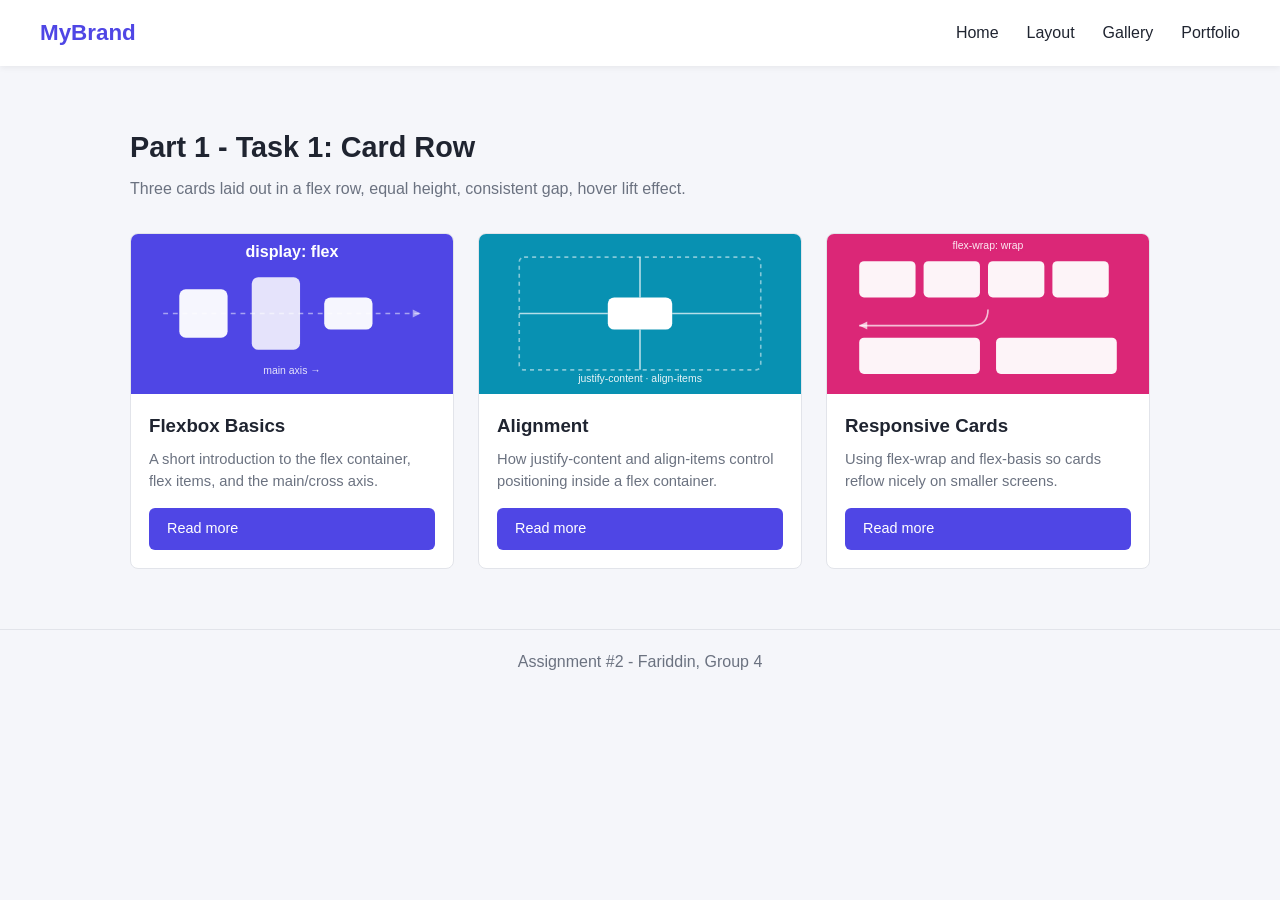
<file: index.html>
<!DOCTYPE html>
<html lang="en">
<head>
  <meta charset="UTF-8" />
  <meta name="viewport" content="width=device-width, initial-scale=1.0" />
  <title>Assignment #2 - Flexbox &amp; Grid</title>
  <link rel="stylesheet" href="css/style.css" />
</head>
<body>

  <!-- Task 0: Navigation Bar -->
  <header class="navbar">
    <div class="logo">MyBrand</div>
    <ul class="nav-links">
      <li><a href="index.html">Home</a></li>
      <li><a href="grid-layout.html">Layout</a></li>
      <li><a href="gallery.html">Gallery</a></li>
      <li><a href="portfolio.html">Portfolio</a></li>
    </ul>
  </header>

  <!-- Task 1: Card Row -->
  <section class="section">
    <h2>Part 1 - Task 1: Card Row</h2>
    <p class="section-sub">Three cards laid out in a flex row, equal height, consistent gap, hover lift effect.</p>

    <div class="card-row">
      <div class="card">
        <img class="card-img" src="images/flexbox-basics.svg" alt="Flexbox main axis illustration" />
        <div class="card-body">
          <h3>Flexbox Basics</h3>
          <p>A short introduction to the flex container, flex items, and the main/cross axis.</p>
          <a class="btn" href="#">Read more</a>
        </div>
      </div>

      <div class="card">
        <img class="card-img" src="images/alignment.svg" alt="Flexbox alignment illustration" />
        <div class="card-body">
          <h3>Alignment</h3>
          <p>How justify-content and align-items control positioning inside a flex container.</p>
          <a class="btn" href="#">Read more</a>
        </div>
      </div>

      <div class="card">
        <img class="card-img" src="images/responsive-cards.svg" alt="Flex-wrap responsive cards illustration" />
        <div class="card-body">
          <h3>Responsive Cards</h3>
          <p>Using flex-wrap and flex-basis so cards reflow nicely on smaller screens.</p>
          <a class="btn" href="#">Read more</a>
        </div>
      </div>
    </div>
  </section>

  <footer class="site-footer">Assignment #2 - Fariddin, Group 4</footer>
</body>
</html>
</file>
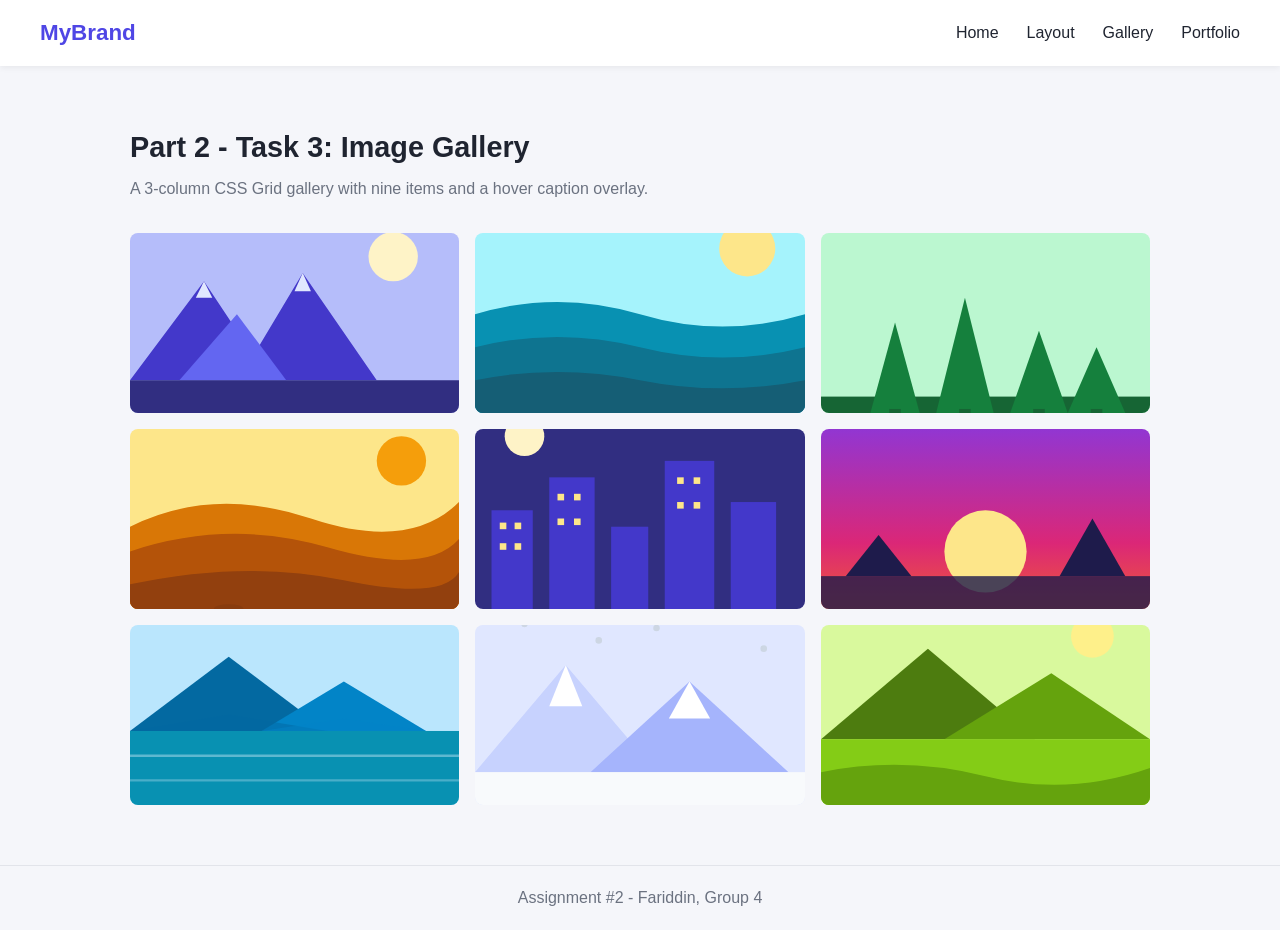
<file: gallery.html>
<!DOCTYPE html>
<html lang="en">
<head>
  <meta charset="UTF-8" />
  <meta name="viewport" content="width=device-width, initial-scale=1.0" />
  <title>Task 3 - Image Gallery</title>
  <link rel="stylesheet" href="css/style.css" />
</head>
<body>

  <header class="navbar">
    <div class="logo">MyBrand</div>
    <ul class="nav-links">
      <li><a href="index.html">Home</a></li>
      <li><a href="grid-layout.html">Layout</a></li>
      <li><a href="gallery.html">Gallery</a></li>
      <li><a href="portfolio.html">Portfolio</a></li>
    </ul>
  </header>

  <section class="section">
    <h2>Part 2 - Task 3: Image Gallery</h2>
    <p class="section-sub">A 3-column CSS Grid gallery with nine items and a hover caption overlay.</p>

    <div class="gallery">
      <div class="gallery-item">
        <img class="gallery-img" src="images/gallery-1-mountains.svg" alt="Mountains" />
        <div class="gallery-caption">Mountains</div>
      </div>
      <div class="gallery-item">
        <img class="gallery-img" src="images/gallery-2-ocean.svg" alt="Ocean" />
        <div class="gallery-caption">Ocean</div>
      </div>
      <div class="gallery-item">
        <img class="gallery-img" src="images/gallery-3-forest.svg" alt="Forest" />
        <div class="gallery-caption">Forest</div>
      </div>
      <div class="gallery-item">
        <img class="gallery-img" src="images/gallery-4-desert.svg" alt="Desert" />
        <div class="gallery-caption">Desert</div>
      </div>
      <div class="gallery-item">
        <img class="gallery-img" src="images/gallery-5-city.svg" alt="City" />
        <div class="gallery-caption">City</div>
      </div>
      <div class="gallery-item">
        <img class="gallery-img" src="images/gallery-6-sunset.svg" alt="Sunset" />
        <div class="gallery-caption">Sunset</div>
      </div>
      <div class="gallery-item">
        <img class="gallery-img" src="images/gallery-7-lake.svg" alt="Lake" />
        <div class="gallery-caption">Lake</div>
      </div>
      <div class="gallery-item">
        <img class="gallery-img" src="images/gallery-8-snow.svg" alt="Snow" />
        <div class="gallery-caption">Snow</div>
      </div>
      <div class="gallery-item">
        <img class="gallery-img" src="images/gallery-9-valley.svg" alt="Valley" />
        <div class="gallery-caption">Valley</div>
      </div>
    </div>
  </section>

  <footer class="site-footer">Assignment #2 - Fariddin, Group 4</footer>
</body>
</html>
</file>
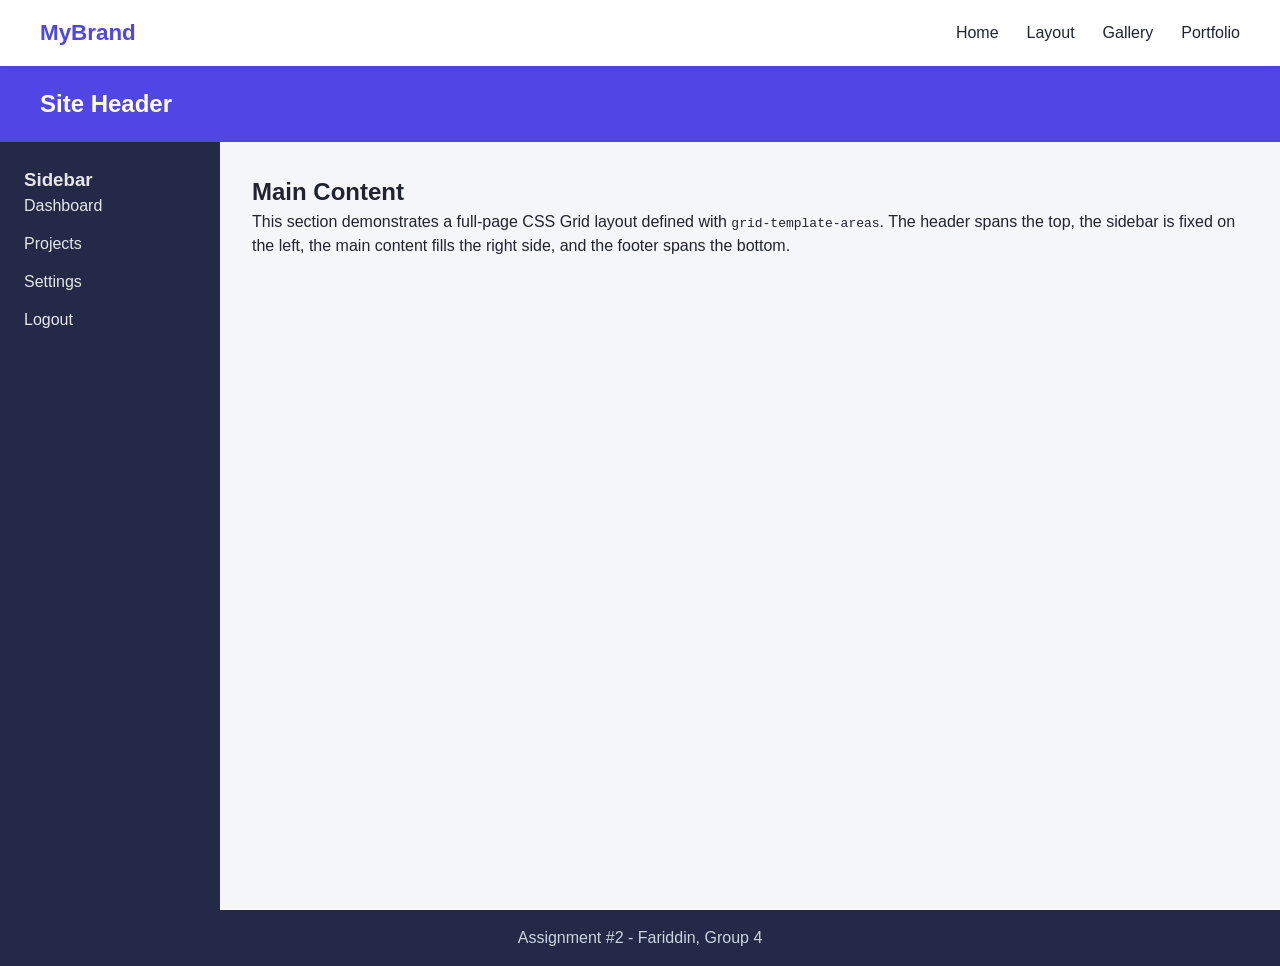
<file: grid-layout.html>
<!DOCTYPE html>
<html lang="en">
<head>
  <meta charset="UTF-8" />
  <meta name="viewport" content="width=device-width, initial-scale=1.0" />
  <title>Task 2 - Grid Page Layout</title>
  <link rel="stylesheet" href="css/style.css" />
</head>
<body>

  <header class="navbar">
    <div class="logo">MyBrand</div>
    <ul class="nav-links">
      <li><a href="index.html">Home</a></li>
      <li><a href="grid-layout.html">Layout</a></li>
      <li><a href="gallery.html">Gallery</a></li>
      <li><a href="portfolio.html">Portfolio</a></li>
    </ul>
  </header>

  <!-- Task 2: Page Layout with Grid Areas -->
  <div class="grid-page">
    <header class="grid-header">
      <h2>Site Header</h2>
    </header>

    <nav class="grid-sidebar">
      <h3>Sidebar</h3>
      <ul>
        <li>Dashboard</li>
        <li>Projects</li>
        <li>Settings</li>
        <li>Logout</li>
      </ul>
    </nav>

    <main class="grid-main">
      <h2>Main Content</h2>
      <p>
        This section demonstrates a full-page CSS Grid layout defined with
        <code>grid-template-areas</code>. The header spans the top, the
        sidebar is fixed on the left, the main content fills the right
        side, and the footer spans the bottom.
      </p>
    </main>

    <footer class="grid-footer">
      Assignment #2 - Fariddin, Group 4
    </footer>
  </div>

</body>
</html>
</file>
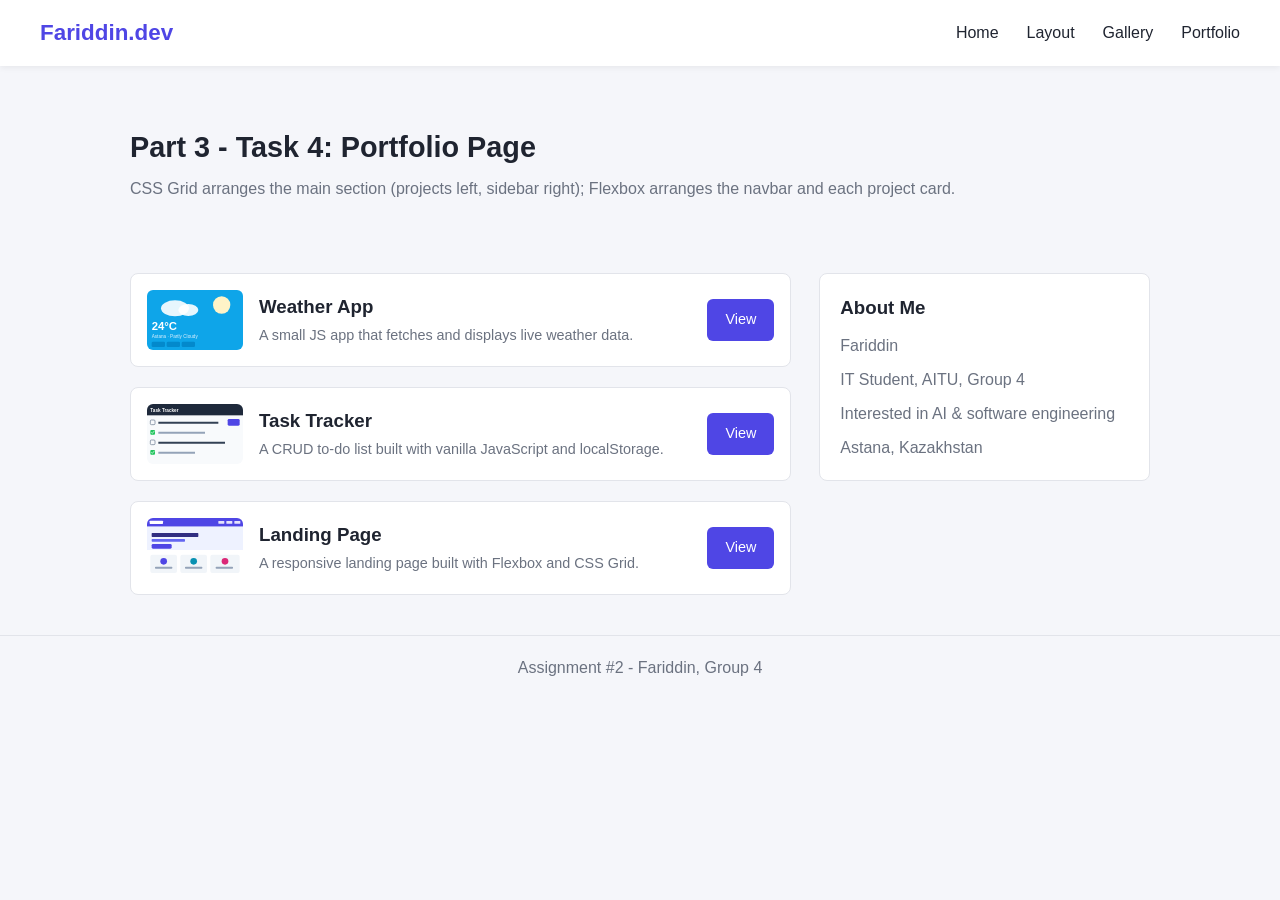
<file: portfolio.html>
<!DOCTYPE html>
<html lang="en">
<head>
  <meta charset="UTF-8" />
  <meta name="viewport" content="width=device-width, initial-scale=1.0" />
  <title>Task 4 - Portfolio Page</title>
  <link rel="stylesheet" href="css/style.css" />
</head>
<body>

  <!-- Flexbox used for the navigation bar -->
  <header class="navbar">
    <div class="logo">Fariddin.dev</div>
    <ul class="nav-links">
      <li><a href="index.html">Home</a></li>
      <li><a href="grid-layout.html">Layout</a></li>
      <li><a href="gallery.html">Gallery</a></li>
      <li><a href="portfolio.html">Portfolio</a></li>
    </ul>
  </header>

  <section class="section" style="padding-bottom:0;">
    <h2>Part 3 - Task 4: Portfolio Page</h2>
    <p class="section-sub">CSS Grid arranges the main section (projects left, sidebar right); Flexbox arranges the navbar and each project card.</p>
  </section>

  <!-- CSS Grid used for the main section layout -->
  <main class="portfolio-main">

    <!-- Projects area: Flexbox column of project cards -->
    <div class="portfolio-projects">

      <!-- Each project card uses Flexbox internally -->
      <div class="project-card">
        <img class="project-img" src="images/project-weather-app.svg" alt="Weather App preview" />
        <div class="project-info">
          <h3>Weather App</h3>
          <p>A small JS app that fetches and displays live weather data.</p>
        </div>
        <a class="btn" href="#">View</a>
      </div>

      <div class="project-card">
        <img class="project-img" src="images/project-task-tracker.svg" alt="Task Tracker preview" />
        <div class="project-info">
          <h3>Task Tracker</h3>
          <p>A CRUD to-do list built with vanilla JavaScript and localStorage.</p>
        </div>
        <a class="btn" href="#">View</a>
      </div>

      <div class="project-card">
        <img class="project-img" src="images/project-landing-page.svg" alt="Landing Page preview" />
        <div class="project-info">
          <h3>Landing Page</h3>
          <p>A responsive landing page built with Flexbox and CSS Grid.</p>
        </div>
        <a class="btn" href="#">View</a>
      </div>

    </div>

    <!-- Sidebar / info area -->
    <aside class="portfolio-sidebar">
      <h3>About Me</h3>
      <ul>
        <li>Fariddin</li>
        <li>IT Student, AITU, Group 4</li>
        <li>Interested in AI &amp; software engineering</li>
        <li>Astana, Kazakhstan</li>
      </ul>
    </aside>
  </main>

  <footer class="site-footer">Assignment #2 - Fariddin, Group 4</footer>
</body>
</html>
</file>
<file: css/style.css>
/* ============================
   Assignment #2 - Advanced CSS
   Flexbox & Grid
   Fariddin - Group 4
   ============================ */

* {
  margin: 0;
  padding: 0;
  box-sizing: border-box;
}

:root {
  --primary: #4f46e5;
  --primary-dark: #3730a3;
  --bg: #f5f6fa;
  --card-bg: #ffffff;
  --text: #1f2430;
  --muted: #6b7280;
  --border: #e2e4ea;
}

body {
  font-family: "Segoe UI", Arial, sans-serif;
  background: var(--bg);
  color: var(--text);
  line-height: 1.5;
}

a {
  text-decoration: none;
  color: inherit;
}

/* ============================
   Task 0 - Navigation Bar
   (Flexbox container: logo left, links right)
   ============================ */
.navbar {
  display: flex;              /* flex container */
  justify-content: space-between; /* logo left, links right */
  align-items: center;        /* vertical centering */
  background: var(--card-bg);
  padding: 16px 40px;
  box-shadow: 0 2px 6px rgba(0, 0, 0, 0.06);
  position: sticky;
  top: 0;
  z-index: 10;
}

.navbar .logo {
  font-size: 1.4rem;
  font-weight: 700;
  color: var(--primary);
}

.navbar .nav-links {
  display: flex;              /* nested flex container */
  align-items: center;
  gap: 28px;                  /* spacing between links */
  list-style: none;
}

.navbar .nav-links a {
  font-weight: 500;
  color: var(--text);
  transition: color 0.2s ease;
}

.navbar .nav-links a:hover {
  color: var(--primary);
}

/* Page section wrapper */
.section {
  padding: 60px 40px;
  max-width: 1100px;
  margin: 0 auto;
}

.section h2 {
  font-size: 1.8rem;
  margin-bottom: 8px;
}

.section p.section-sub {
  color: var(--muted);
  margin-bottom: 32px;
}

/* Generic button */
.btn {
  display: inline-block;
  background: var(--primary);
  color: #fff;
  border: none;
  padding: 10px 18px;
  border-radius: 6px;
  font-size: 0.9rem;
  cursor: pointer;
  transition: background 0.2s ease;
}

.btn:hover {
  background: var(--primary-dark);
}

/* Simple CSS-only placeholder "image" block, used instead of external images */
.placeholder-img {
  width: 100%;
  height: 160px;
  border-radius: 8px 8px 0 0;
  display: flex;
  align-items: center;
  justify-content: center;
  color: #fff;
  font-weight: 700;
  font-size: 1.1rem;
}

/* Real card image (Task 1) */
.card-img {
  width: 100%;
  height: 160px;
  object-fit: cover;
  display: block;
}

/* ============================
   Task 1 - Card Row (Flexbox)
   ============================ */
.card-row {
  display: flex;              /* flex container: cards in a row */
  flex-wrap: wrap;
  gap: 24px;                  /* consistent gap between cards */
}

.card {
  flex: 1 1 260px;            /* grow/shrink, equal-ish width */
  display: flex;
  flex-direction: column;     /* stack image/title/text/button */
  background: var(--card-bg);
  border: 1px solid var(--border);
  border-radius: 8px;
  overflow: hidden;
  transition: transform 0.2s ease, box-shadow 0.2s ease;
}

.card:hover {
  transform: translateY(-6px);   /* hover "lift" effect */
  box-shadow: 0 10px 20px rgba(0, 0, 0, 0.1);
}

.card-body {
  padding: 18px;
  display: flex;
  flex-direction: column;
  flex: 1;                    /* fills remaining height -> equal card height */
}

.card-body h3 {
  margin-bottom: 8px;
}

.card-body p {
  color: var(--muted);
  font-size: 0.92rem;
  margin-bottom: 16px;
  flex: 1;                    /* pushes button to the bottom */
}

/* ============================
   Task 2 - Page Layout with Grid Areas
   ============================ */
.grid-page {
  display: grid;                                  /* grid container */
  grid-template-columns: 220px 1fr;                /* sidebar + main */
  grid-template-rows: auto 1fr auto;               /* header / body / footer */
  grid-template-areas:
    "header  header"
    "sidebar main"
    "footer  footer";
  min-height: 100vh;
}

.grid-header {
  grid-area: header;
  background: var(--primary);
  color: #fff;
  padding: 20px 40px;
}

.grid-sidebar {
  grid-area: sidebar;
  background: #232946;
  color: #e5e7eb;
  padding: 24px;
}

.grid-sidebar ul {
  list-style: none;
  display: flex;
  flex-direction: column;      /* flexbox used inside a grid cell */
  gap: 14px;
}

.grid-main {
  grid-area: main;
  padding: 32px;
}

.grid-footer {
  grid-area: footer;
  background: #232946;
  color: #cbd5e1;
  text-align: center;
  padding: 16px;
}

/* ============================
   Task 3 - Image Gallery (Grid)
   ============================ */
.gallery {
  display: grid;                                       /* grid container */
  grid-template-columns: repeat(3, 1fr);                /* equal-width columns */
  gap: 16px;                                            /* consistent spacing */
}

.gallery-item {
  position: relative;
  border-radius: 8px;
  overflow: hidden;
  height: 180px;
}

.gallery-item .placeholder-img {
  height: 100%;
  border-radius: 0;
}

.gallery-img {
  width: 100%;
  height: 100%;
  object-fit: cover;
  display: block;
}

.gallery-caption {
  position: absolute;
  inset: 0;
  background: rgba(31, 36, 48, 0.75);
  color: #fff;
  display: flex;
  align-items: center;
  justify-content: center;
  font-weight: 600;
  opacity: 0;
  transition: opacity 0.25s ease;
}

.gallery-item:hover .gallery-caption {
  opacity: 1;                 /* hover overlay */
}

@media (max-width: 700px) {
  .gallery {
    grid-template-columns: repeat(2, 1fr);
  }
}

/* ============================
   Task 4 - Portfolio Page (Flexbox + Grid)
   ============================ */
.portfolio-main {
  display: grid;                              /* grid for the main section */
  grid-template-columns: 2fr 1fr;             /* projects left, info right */
  gap: 28px;
  padding: 40px;
  max-width: 1100px;
  margin: 0 auto;
}

.portfolio-projects {
  display: flex;               /* flexbox to stack project cards */
  flex-direction: column;
  gap: 20px;
}

.project-card {
  display: flex;                /* flexbox inside each project card */
  align-items: center;
  background: var(--card-bg);
  border: 1px solid var(--border);
  border-radius: 8px;
  padding: 16px;
  gap: 16px;
}

.project-img {
  width: 96px;
  height: 60px;
  object-fit: cover;
  border-radius: 6px;
  flex-shrink: 0;
}

.project-info {
  flex: 1;                      /* fills remaining space, pushes button right */
}

.project-card .project-info p {
  color: var(--muted);
  font-size: 0.9rem;
  margin-top: 4px;
}

.portfolio-sidebar {
  background: var(--card-bg);
  border: 1px solid var(--border);
  border-radius: 8px;
  padding: 20px;
  align-self: start;
}

.portfolio-sidebar h3 {
  margin-bottom: 12px;
}

.portfolio-sidebar ul {
  list-style: none;
  display: flex;
  flex-direction: column;
  gap: 10px;
  color: var(--muted);
}

.site-footer {
  text-align: center;
  padding: 20px;
  color: var(--muted);
  border-top: 1px solid var(--border);
}
</file>
